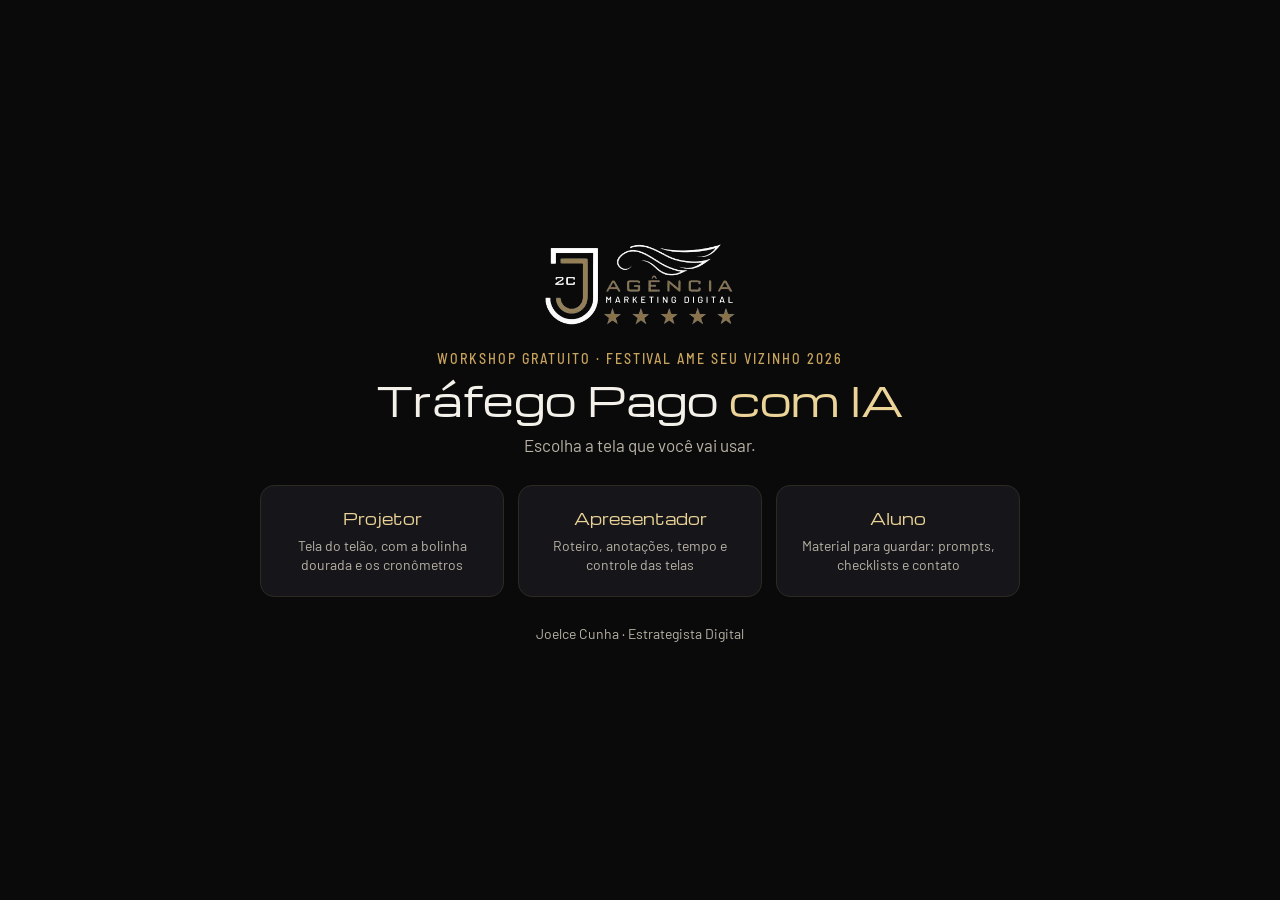
<file: index.html>
<!doctype html>
<html lang="pt-BR">
<head>
<meta charset="utf-8">
<meta name="viewport" content="width=device-width, initial-scale=1">
<title>Workshop Tráfego Pago com IA · J2C Digital</title>
<meta name="robots" content="noindex">
<link rel="icon" type="image/png" sizes="32x32" href="img/favicon-32.png">
<link rel="apple-touch-icon" href="img/apple-touch-icon.png">
<link rel="stylesheet" href="css/base.css">
<style>
body{background:var(--bg);color:var(--ink);font-family:var(--f-body);min-height:100vh;display:flex;align-items:center;justify-content:center;padding:28px 18px}
.hub{width:100%;max-width:760px;text-align:center}
.hub img.logo{width:190px;height:auto;margin-bottom:22px}
.tag{font-family:var(--f-label);letter-spacing:.14em;text-transform:uppercase;color:var(--gold);font-size:14px;margin:0 0 10px}
h1{font-family:var(--f-display);font-size:clamp(24px,5vw,40px);line-height:1.15;margin:0 0 12px;font-weight:400}
h1 span{color:var(--gold-l)}
.sub{color:var(--ink-soft);margin:0 0 30px;font-size:17px}
.grid{display:grid;gap:14px;grid-template-columns:1fr}
@media(min-width:700px){.grid{grid-template-columns:1fr 1fr 1fr}}
.btn{display:block;text-decoration:none;color:var(--ink);background:var(--card);border:1px solid var(--line);border-radius:14px;padding:22px 16px;transition:.2s}
.btn:hover,.btn:focus-visible{border-color:var(--gold);transform:translateY(-2px);outline:none}
.btn b{display:block;font-family:var(--f-display);font-size:15px;color:var(--gold-l);margin-bottom:8px;font-weight:400}
.btn small{color:var(--ink-soft);font-size:14px;line-height:1.35;display:block}
.foot{margin-top:28px;color:var(--ink-soft);font-size:14px}
</style>
</head>
<body>
<main class="hub">
  <img class="logo" src="img/logo-j2c.png" alt="J2C Digital">
  <p class="tag">Workshop gratuito · Festival Ame Seu Vizinho 2026</p>
  <h1>Tráfego Pago <span>com IA</span></h1>
  <p class="sub">Escolha a tela que você vai usar.</p>
  <div class="grid">
    <a class="btn" href="projetor"><b>Projetor</b><small>Tela do telão, com a bolinha dourada e os cronômetros</small></a>
    <a class="btn" href="apresentador"><b>Apresentador</b><small>Roteiro, anotações, tempo e controle das telas</small></a>
    <a class="btn" href="aluno"><b>Aluno</b><small>Material para guardar: prompts, checklists e contato</small></a>
  </div>
  <p class="foot">Joelce Cunha · Estrategista Digital</p>
</main>
</body>
</html>
</file>
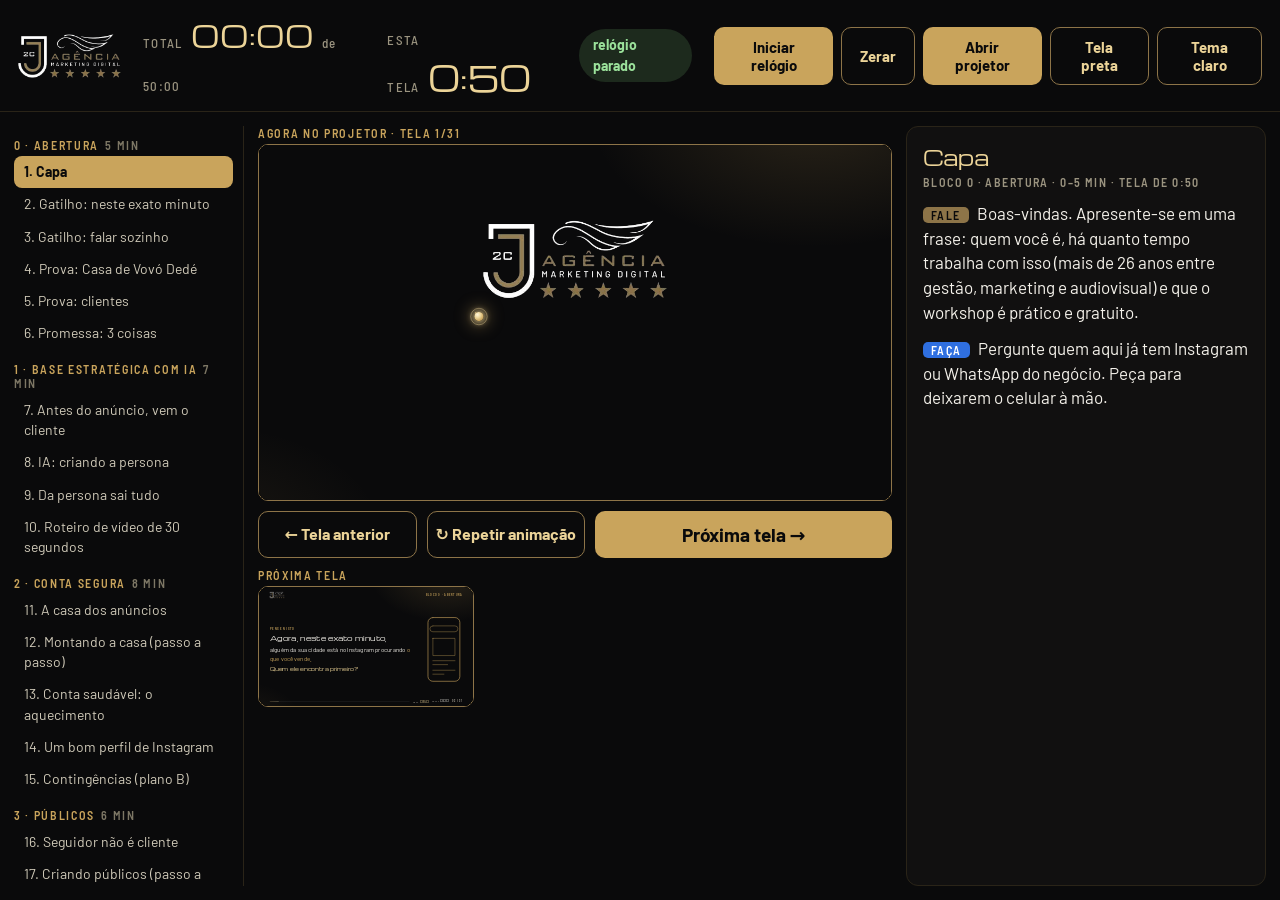
<file: apresentador.html>
<!doctype html>
<html lang="pt-BR">
<head>
<meta charset="utf-8">
<meta name="viewport" content="width=device-width, initial-scale=1">
<title>Apresentador · Workshop Tráfego Pago com IA · J2C Digital</title>
<meta name="robots" content="noindex">
<link rel="icon" type="image/png" sizes="32x32" href="img/favicon-32.png">
<link rel="stylesheet" href="css/base.css">
<link rel="stylesheet" href="css/apresentador.css">
</head>
<body class="ap">
<header class="top">
  <img src="img/logo-j2c.png" alt="J2C Digital">
  <div class="timer"><small>TOTAL</small><span id="clock">00:00</span><small>de 50:00</small></div>
  <div class="timer reg" id="regBox"><small>ESTA TELA</small><span id="reg">0:00</span></div>
  <div id="delay" class="delay">no horário</div>
  <div class="btns">
    <button id="bStart">Iniciar relógio</button>
    <button id="bReset" class="ghost">Zerar</button>
    <button id="bOpen">Abrir projetor</button>
    <button id="bBlank" class="ghost">Tela preta</button>
    <button id="bTheme" class="ghost">Tema claro</button>
  </div>
</header>
<main class="grid">
  <aside class="list" id="list"></aside>
  <section class="center">
    <div class="now"><div class="lbl">Agora no projetor <span id="cnt"></span></div><div class="frame"><iframe id="fNow" src="projetor.html?embed=1" title="Tela atual"></iframe></div></div>
    <div class="ctrl">
      <button id="bPrev" class="ghost">← Tela anterior</button>
      <button id="bReplay" class="ghost">↻ Repetir animação</button>
      <button id="bNext">Próxima tela →</button>
    </div>
    <div class="nxt"><div class="lbl">Próxima tela</div><div class="frame small"><iframe id="fNext" title="Próxima tela" tabindex="-1"></iframe></div></div>
  </section>
  <aside class="notes">
    <h2 id="nTitle"></h2>
    <div id="nBlock" class="blk"></div>
    <div id="nBody"></div>
  </aside>
</main>
<script src="js/qrcode.js"></script>
<script src="js/config.js"></script>
<script src="js/common.js"></script>
<script src="js/scenes.js"></script>
<script src="js/apresentador.js"></script>
</body>
</html>
</file>
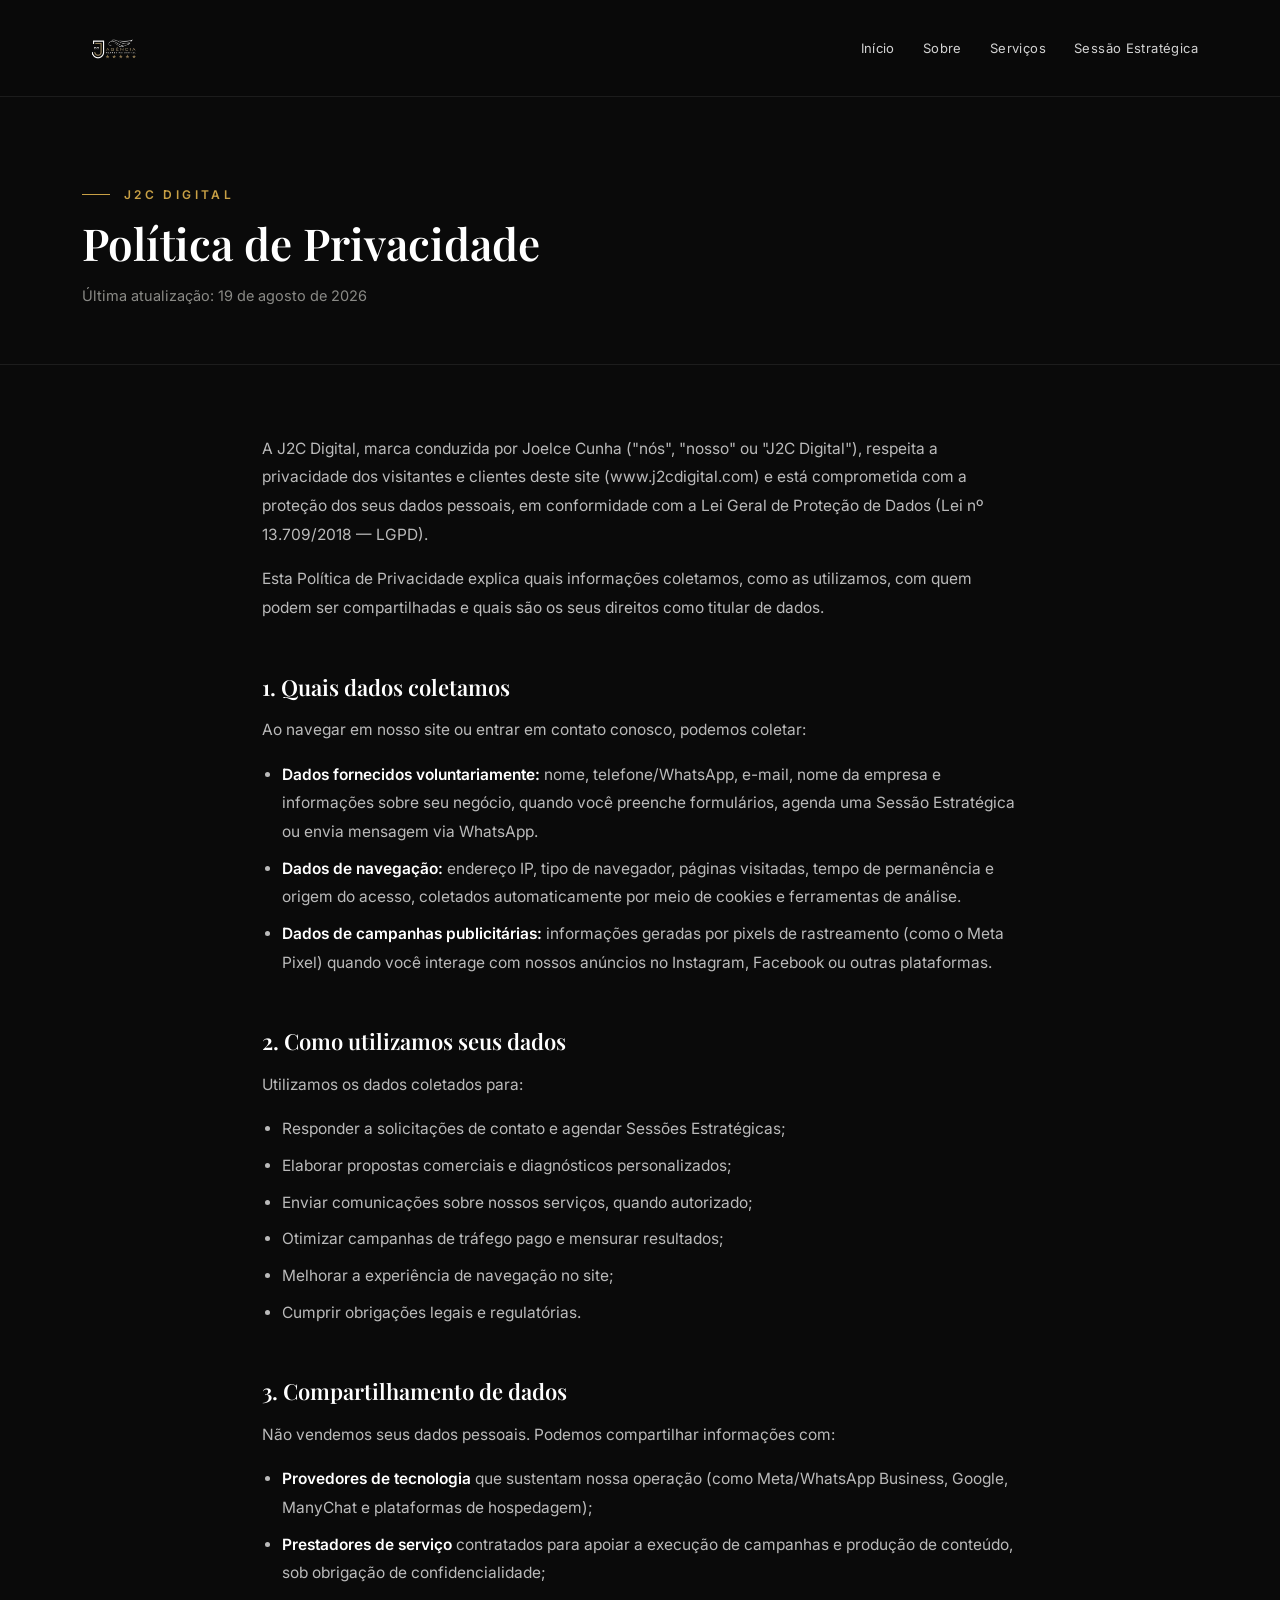
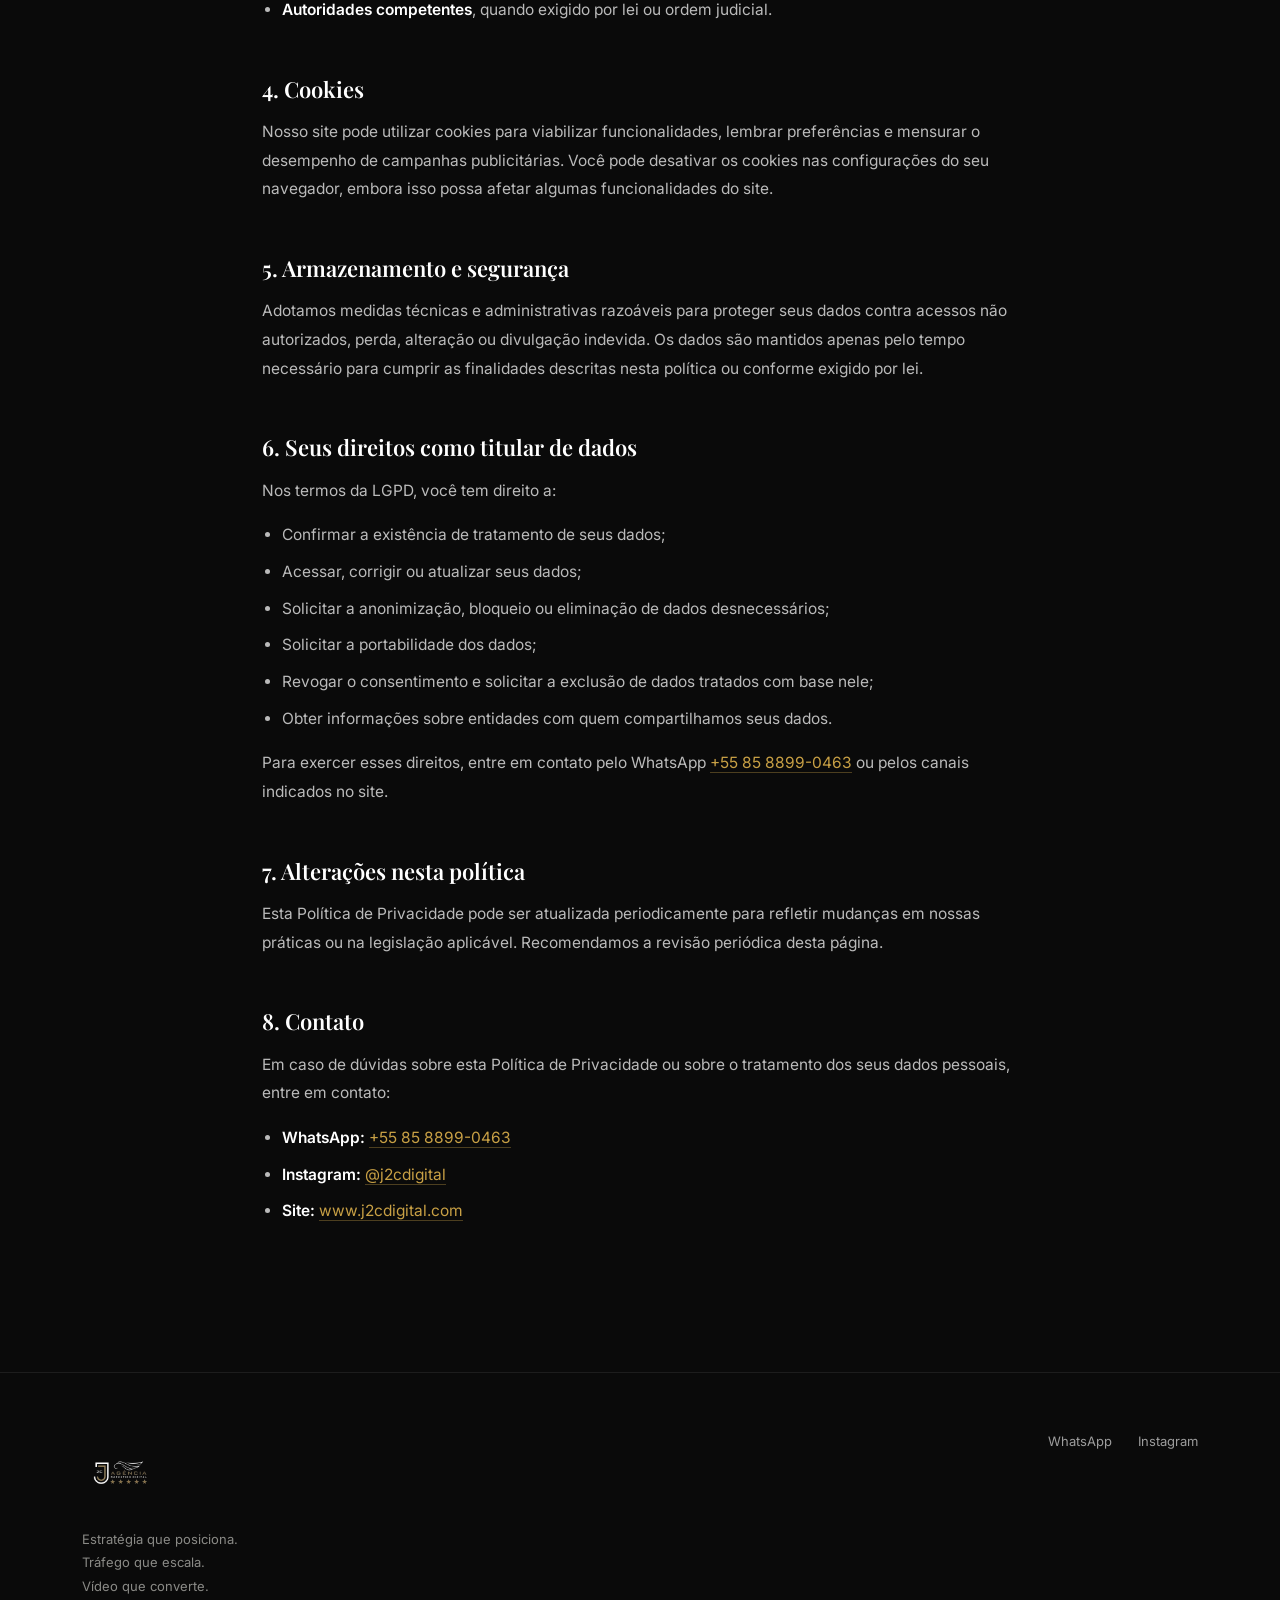
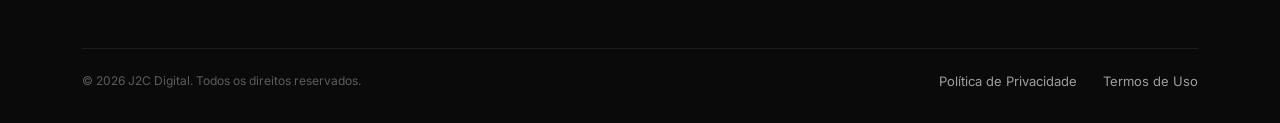
<file: politica-de-privacidade.html>
<!DOCTYPE html>
<html lang="pt-BR">
<head>
<meta charset="UTF-8">
<meta name="viewport" content="width=device-width, initial-scale=1.0">
<title>Política de Privacidade — J2C Digital</title>
<meta name="description" content="Política de Privacidade da J2C Digital — consultoria estratégica de Joelce Cunha.">
<link rel="preconnect" href="https://fonts.googleapis.com">
<link rel="preconnect" href="https://fonts.gstatic.com" crossorigin>
<link href="https://fonts.googleapis.com/css2?family=Playfair+Display:ital,wght@0,500;0,600;0,700;1,500&family=Inter:wght@300;400;500;600;700&display=swap" rel="stylesheet">
<style>
  :root{
    --black:#0a0a0a;
    --charcoal:#1c1c1c;
    --gold:#c8a045;
    --gold-soft:rgba(200,160,69,0.35);
    --white:#ffffff;
    --ivory:#f5f5f3;
    --grey:#8a8a86;
    --line:rgba(255,255,255,0.08);
    --serif:'Playfair Display', serif;
    --sans:'Inter', sans-serif;
  }
  *{margin:0;padding:0;box-sizing:border-box;}
  html{scroll-behavior:smooth;}
  body{
    font-family:var(--sans);
    background:var(--black);
    color:var(--white);
    overflow-x:hidden;
    -webkit-font-smoothing:antialiased;
  }
  img{max-width:100%;display:block;}
  a{color:inherit;text-decoration:none;}
  .container{max-width:1180px;margin:0 auto;padding:0 32px;}
  .eyebrow{
    font-size:12px;letter-spacing:0.28em;text-transform:uppercase;color:var(--gold);
    font-weight:600;display:flex;align-items:center;gap:14px;
  }
  .eyebrow::before{content:"";width:28px;height:1px;background:var(--gold);}
  h1,h2,h3{font-family:var(--serif);font-weight:600;line-height:1.15;}
  .rule{width:64px;height:1px;background:var(--gold);margin-top:22px;}
  .btn{
    display:inline-flex;align-items:center;justify-content:center;gap:10px;
    padding:16px 34px;font-size:14px;letter-spacing:0.04em;font-weight:600;
    border-radius:2px;cursor:pointer;border:1px solid transparent;
    transition:all .35s ease;white-space:nowrap;
  }
  .btn-ghost{border-color:rgba(255,255,255,0.35);color:var(--white);}
  .btn-ghost:hover{border-color:var(--gold);color:var(--gold);}

  header{
    position:sticky;top:0;left:0;right:0;z-index:100;
    background:rgba(10,10,10,0.92);backdrop-filter:blur(10px);
    border-bottom:1px solid var(--line);padding:16px 0;
  }
  header .container{display:flex;align-items:center;justify-content:space-between;}
  .logo-mark{height:64px;}
  nav{display:flex;align-items:center;gap:28px;}
  nav a{font-size:13px;letter-spacing:0.03em;color:rgba(255,255,255,0.82);transition:color .25s;}
  nav a:hover{color:var(--gold);}

  .legal-hero{padding:90px 0 60px;border-bottom:1px solid var(--line);}
  .legal-hero h1{font-size:clamp(28px,4vw,44px);margin-top:16px;}
  .legal-hero p{margin-top:18px;color:var(--grey);font-size:14.5px;}

  .legal-content{padding:70px 0 130px;}
  .legal-content .container{max-width:820px;}
  .legal-content h2{
    font-size:22px;margin-top:52px;margin-bottom:16px;color:var(--white);
  }
  .legal-content h2:first-child{margin-top:0;}
  .legal-content p{
    font-size:15.5px;line-height:1.85;color:rgba(255,255,255,0.72);margin-bottom:16px;
  }
  .legal-content ul{margin:0 0 16px 20px;}
  .legal-content li{
    font-size:15.5px;line-height:1.85;color:rgba(255,255,255,0.72);margin-bottom:8px;
  }
  .legal-content a{color:var(--gold);border-bottom:1px solid var(--gold-soft);}
  .legal-content a:hover{border-color:var(--gold);}
  .legal-content strong{color:var(--white);font-weight:600;}

  footer{background:var(--black);border-top:1px solid var(--line);padding:60px 0 34px;}
  .footer-grid{display:flex;justify-content:space-between;align-items:flex-start;flex-wrap:wrap;gap:40px;}
  .footer-logo{height:77px;margin-bottom:18px;}
  footer .fcol p{font-size:13px;color:var(--grey);line-height:1.8;}
  .flinks{display:flex;gap:26px;flex-wrap:wrap;}
  .flinks a{font-size:13px;color:rgba(255,255,255,0.6);transition:color .25s;}
  .flinks a:hover{color:var(--gold);}
  .foot-bottom{margin-top:50px;padding-top:24px;border-top:1px solid var(--line);
    display:flex;justify-content:space-between;flex-wrap:wrap;gap:14px;font-size:12px;color:#5c5c58;}

  @media(max-width:700px){
    nav{gap:16px;flex-wrap:wrap;justify-content:flex-end;}
    nav a{font-size:12px;}
  }
</style>
</head>
<body>

<header>
  <div class="container">
    <a href="index.html"><img src="logo.png" alt="J2C Digital" class="logo-mark"></a>
    <nav>
      <a href="index.html">Início</a>
      <a href="index.html#sobre">Sobre</a>
      <a href="index.html#servicos">Serviços</a>
      <a href="index.html#sessao">Sessão Estratégica</a>
    </nav>
  </div>
</header>

<section class="legal-hero">
  <div class="container">
    <div class="eyebrow">J2C Digital</div>
    <h1>Política de Privacidade</h1>
    <p>Última atualização: 19 de agosto de 2026</p>
  </div>
</section>

<section class="legal-content">
  <div class="container">
    <p>A J2C Digital, marca conduzida por Joelce Cunha ("nós", "nosso" ou "J2C Digital"), respeita a privacidade dos visitantes e clientes deste site (www.j2cdigital.com) e está comprometida com a proteção dos seus dados pessoais, em conformidade com a Lei Geral de Proteção de Dados (Lei nº 13.709/2018 — LGPD).</p>
    <p>Esta Política de Privacidade explica quais informações coletamos, como as utilizamos, com quem podem ser compartilhadas e quais são os seus direitos como titular de dados.</p>

    <h2>1. Quais dados coletamos</h2>
    <p>Ao navegar em nosso site ou entrar em contato conosco, podemos coletar:</p>
    <ul>
      <li><strong>Dados fornecidos voluntariamente:</strong> nome, telefone/WhatsApp, e-mail, nome da empresa e informações sobre seu negócio, quando você preenche formulários, agenda uma Sessão Estratégica ou envia mensagem via WhatsApp.</li>
      <li><strong>Dados de navegação:</strong> endereço IP, tipo de navegador, páginas visitadas, tempo de permanência e origem do acesso, coletados automaticamente por meio de cookies e ferramentas de análise.</li>
      <li><strong>Dados de campanhas publicitárias:</strong> informações geradas por pixels de rastreamento (como o Meta Pixel) quando você interage com nossos anúncios no Instagram, Facebook ou outras plataformas.</li>
    </ul>

    <h2>2. Como utilizamos seus dados</h2>
    <p>Utilizamos os dados coletados para:</p>
    <ul>
      <li>Responder a solicitações de contato e agendar Sessões Estratégicas;</li>
      <li>Elaborar propostas comerciais e diagnósticos personalizados;</li>
      <li>Enviar comunicações sobre nossos serviços, quando autorizado;</li>
      <li>Otimizar campanhas de tráfego pago e mensurar resultados;</li>
      <li>Melhorar a experiência de navegação no site;</li>
      <li>Cumprir obrigações legais e regulatórias.</li>
    </ul>

    <h2>3. Compartilhamento de dados</h2>
    <p>Não vendemos seus dados pessoais. Podemos compartilhar informações com:</p>
    <ul>
      <li><strong>Provedores de tecnologia</strong> que sustentam nossa operação (como Meta/WhatsApp Business, Google, ManyChat e plataformas de hospedagem);</li>
      <li><strong>Prestadores de serviço</strong> contratados para apoiar a execução de campanhas e produção de conteúdo, sob obrigação de confidencialidade;</li>
      <li><strong>Autoridades competentes</strong>, quando exigido por lei ou ordem judicial.</li>
    </ul>

    <h2>4. Cookies</h2>
    <p>Nosso site pode utilizar cookies para viabilizar funcionalidades, lembrar preferências e mensurar o desempenho de campanhas publicitárias. Você pode desativar os cookies nas configurações do seu navegador, embora isso possa afetar algumas funcionalidades do site.</p>

    <h2>5. Armazenamento e segurança</h2>
    <p>Adotamos medidas técnicas e administrativas razoáveis para proteger seus dados contra acessos não autorizados, perda, alteração ou divulgação indevida. Os dados são mantidos apenas pelo tempo necessário para cumprir as finalidades descritas nesta política ou conforme exigido por lei.</p>

    <h2>6. Seus direitos como titular de dados</h2>
    <p>Nos termos da LGPD, você tem direito a:</p>
    <ul>
      <li>Confirmar a existência de tratamento de seus dados;</li>
      <li>Acessar, corrigir ou atualizar seus dados;</li>
      <li>Solicitar a anonimização, bloqueio ou eliminação de dados desnecessários;</li>
      <li>Solicitar a portabilidade dos dados;</li>
      <li>Revogar o consentimento e solicitar a exclusão de dados tratados com base nele;</li>
      <li>Obter informações sobre entidades com quem compartilhamos seus dados.</li>
    </ul>
    <p>Para exercer esses direitos, entre em contato pelo WhatsApp <a href="https://wa.me/558588990463" target="_blank">+55 85 8899-0463</a> ou pelos canais indicados no site.</p>

    <h2>7. Alterações nesta política</h2>
    <p>Esta Política de Privacidade pode ser atualizada periodicamente para refletir mudanças em nossas práticas ou na legislação aplicável. Recomendamos a revisão periódica desta página.</p>

    <h2>8. Contato</h2>
    <p>Em caso de dúvidas sobre esta Política de Privacidade ou sobre o tratamento dos seus dados pessoais, entre em contato:</p>
    <ul>
      <li><strong>WhatsApp:</strong> <a href="https://wa.me/558588990463" target="_blank">+55 85 8899-0463</a></li>
      <li><strong>Instagram:</strong> <a href="https://www.instagram.com/j2cdigital/" target="_blank">@j2cdigital</a></li>
      <li><strong>Site:</strong> <a href="https://www.j2cdigital.com">www.j2cdigital.com</a></li>
    </ul>
  </div>
</section>

<footer>
  <div class="container">
    <div class="footer-grid">
      <div class="fcol">
        <img src="logo.png" alt="J2C Digital" class="footer-logo">
        <p>Estratégia que posiciona.<br>Tráfego que escala.<br>Vídeo que converte.</p>
      </div>
      <div class="fcol flinks">
        <a href="https://wa.me/558588990463" target="_blank">WhatsApp</a>
        <a href="https://www.instagram.com/j2cdigital/" target="_blank">Instagram</a>
      </div>
    </div>
    <div class="foot-bottom">
      <span>© 2026 J2C Digital. Todos os direitos reservados.</span>
      <div class="flinks">
        <a href="politica-de-privacidade.html">Política de Privacidade</a>
        <a href="termos-de-uso.html">Termos de Uso</a>
      </div>
    </div>
  </div>
</footer>

</body>
</html>
</file>
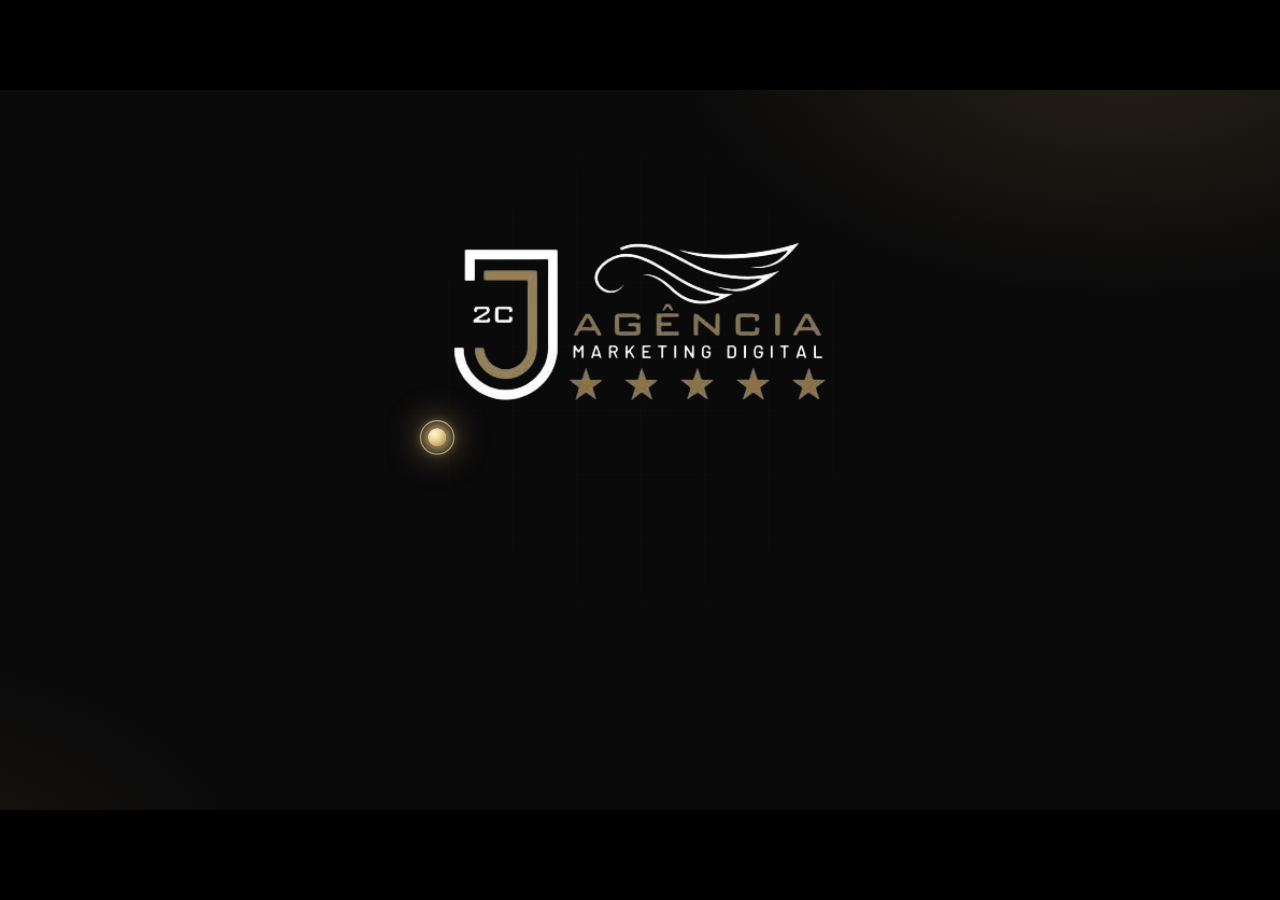
<file: projetor.html>
<!doctype html>
<html lang="pt-BR">
<head>
<meta charset="utf-8">
<meta name="viewport" content="width=device-width, initial-scale=1">
<title>Projetor · Workshop Tráfego Pago com IA · J2C Digital</title>
<meta name="robots" content="noindex">
<link rel="icon" type="image/png" sizes="32x32" href="img/favicon-32.png">
<link rel="stylesheet" href="css/base.css">
<link rel="stylesheet" href="css/projetor.css">
</head>
<body class="proj">
<div id="stage">
  <div class="bg"></div>
  <header class="hud"><img class="hud-logo" src="img/logo-j2c.png" alt="J2C Digital"><div id="hudBlock"></div></header>
  <main id="scene"></main>
  <div id="rings"></div>
  <div id="dot"><i></i></div>
  <footer class="hud-b"><div class="bar"><b id="barFill"></b></div><div class="clk"><span class="reg"><i>TELA</i><b id="clkScene">0:00</b></span><span class="tot"><i>TOTAL</i><b id="clkTotal">0:00</b></span></div><span id="counter"></span></footer>
  <div id="blank"></div>
</div>
<div id="help">
  <b>Atalhos</b><br>
  → ou Espaço: próxima tela (a bolinha monta sozinha; toque de novo para completar) · ←: voltar<br>
  F: tela cheia · B: tela preta · T: tema claro/escuro<br>R: repetir a animação · C: esconder cronômetros · A: sem animações<br>
  Clique: avançar · Botão direito: voltar
</div>
<div id="toast"></div>
<script src="js/qrcode.js"></script>
<script src="js/config.js"></script>
<script src="js/common.js"></script>
<script src="js/scenes.js"></script>
<script src="js/stage.js"></script>
</body>
</html>
</file>
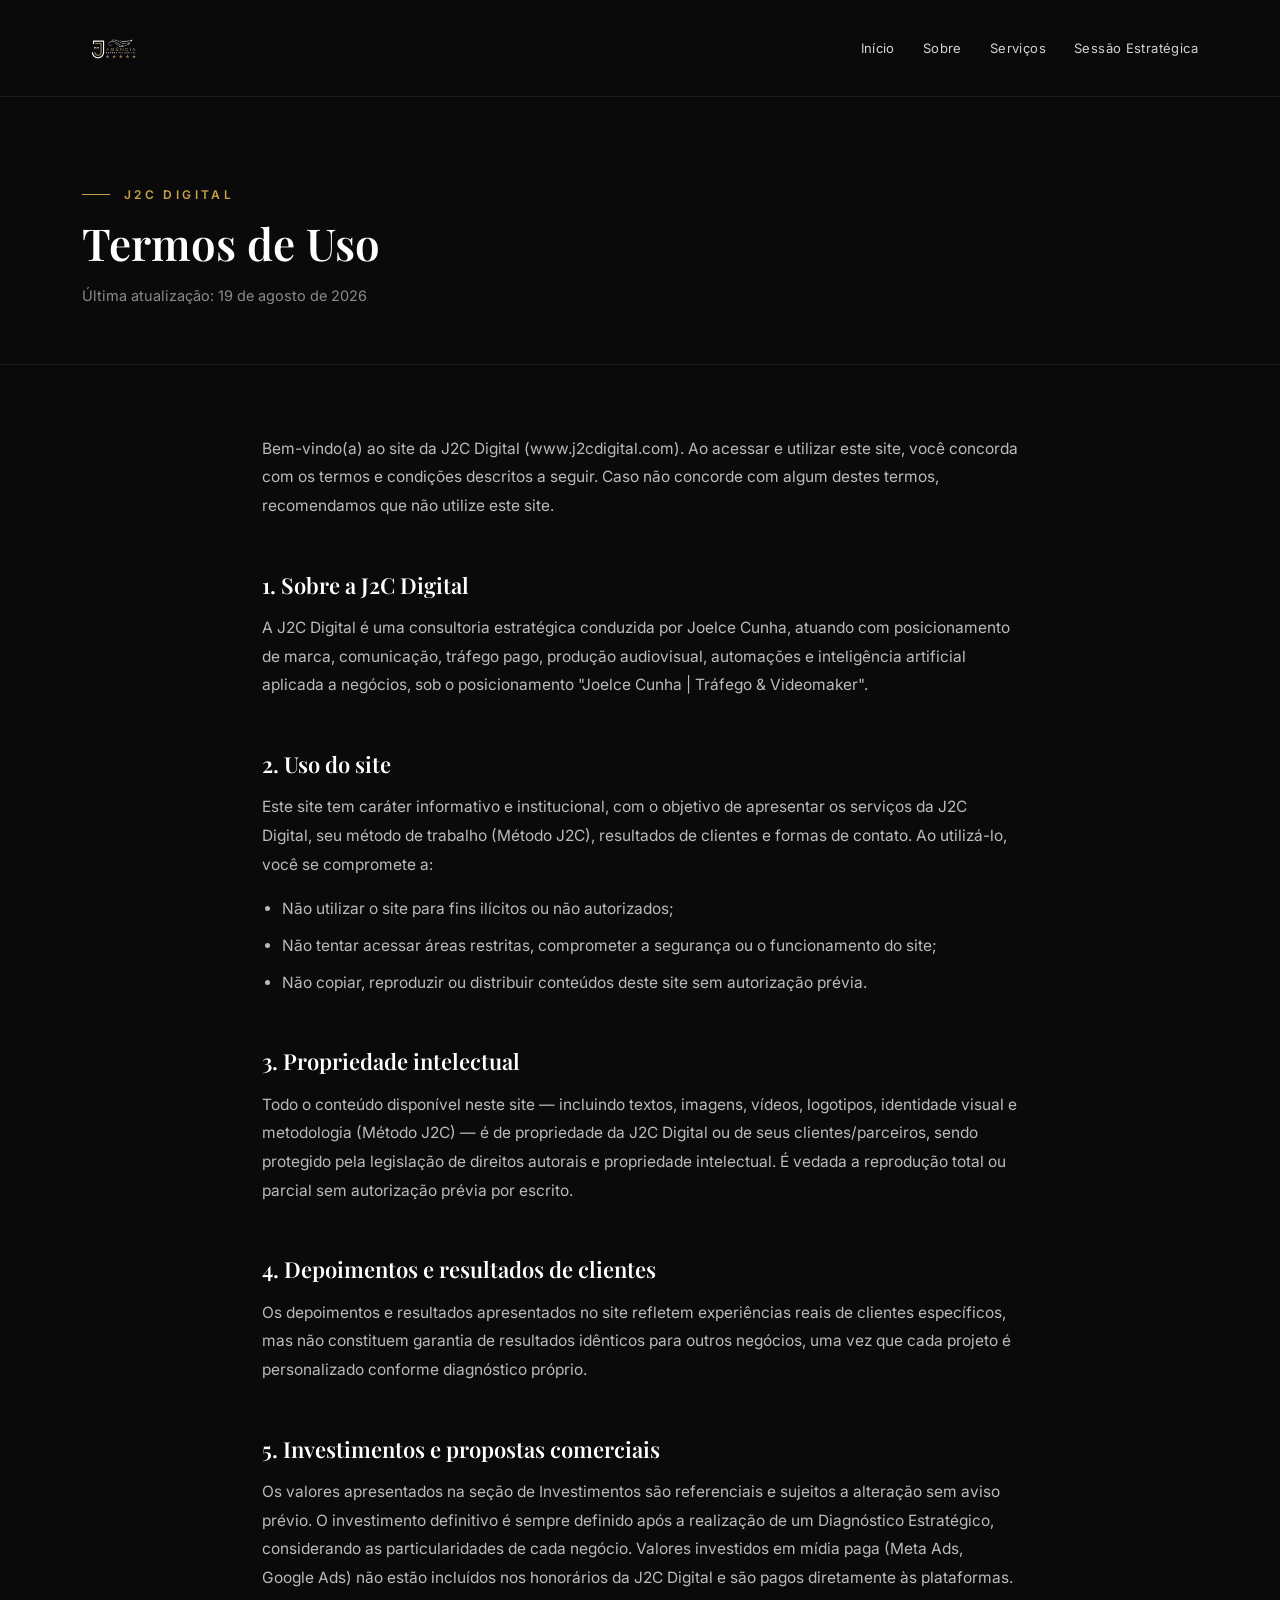
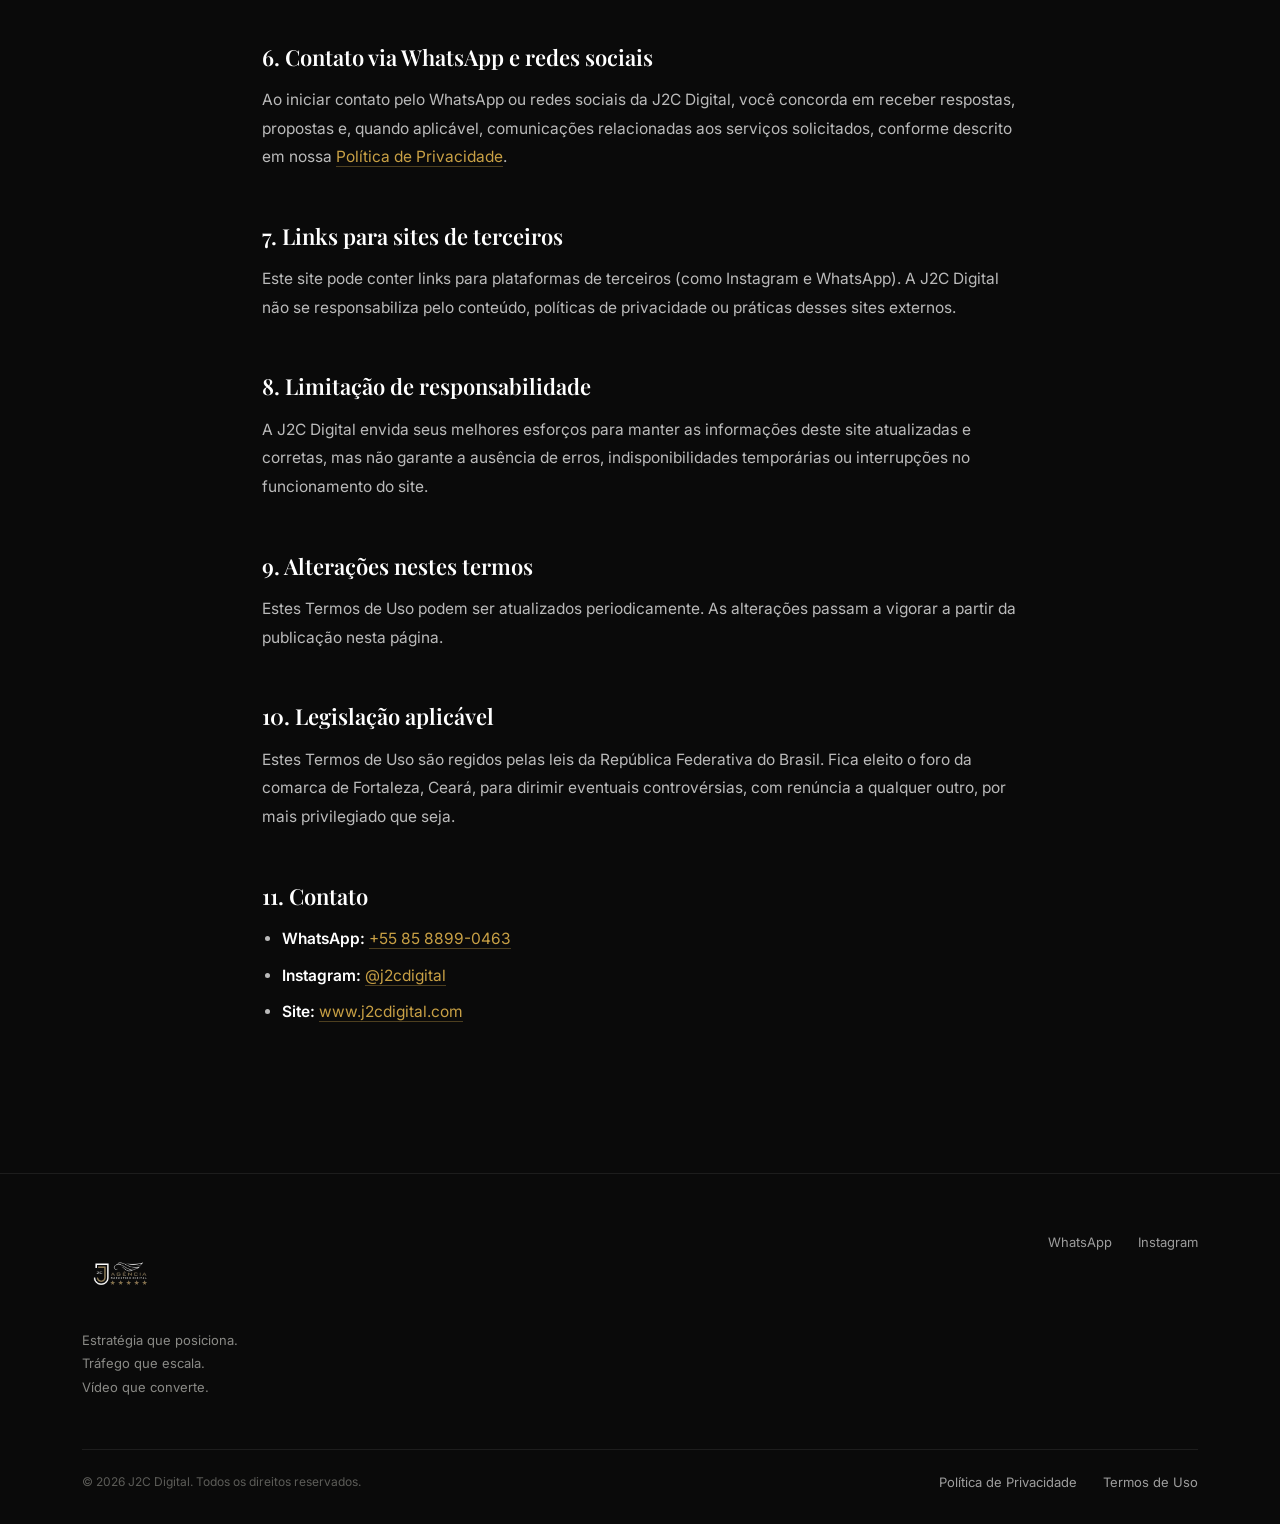
<file: termos-de-uso.html>
<!DOCTYPE html>
<html lang="pt-BR">
<head>
<meta charset="UTF-8">
<meta name="viewport" content="width=device-width, initial-scale=1.0">
<title>Termos de Uso — J2C Digital</title>
<meta name="description" content="Termos de Uso da J2C Digital — consultoria estratégica de Joelce Cunha.">
<link rel="preconnect" href="https://fonts.googleapis.com">
<link rel="preconnect" href="https://fonts.gstatic.com" crossorigin>
<link href="https://fonts.googleapis.com/css2?family=Playfair+Display:ital,wght@0,500;0,600;0,700;1,500&family=Inter:wght@300;400;500;600;700&display=swap" rel="stylesheet">
<style>
  :root{
    --black:#0a0a0a;
    --charcoal:#1c1c1c;
    --gold:#c8a045;
    --gold-soft:rgba(200,160,69,0.35);
    --white:#ffffff;
    --ivory:#f5f5f3;
    --grey:#8a8a86;
    --line:rgba(255,255,255,0.08);
    --serif:'Playfair Display', serif;
    --sans:'Inter', sans-serif;
  }
  *{margin:0;padding:0;box-sizing:border-box;}
  html{scroll-behavior:smooth;}
  body{
    font-family:var(--sans);
    background:var(--black);
    color:var(--white);
    overflow-x:hidden;
    -webkit-font-smoothing:antialiased;
  }
  img{max-width:100%;display:block;}
  a{color:inherit;text-decoration:none;}
  .container{max-width:1180px;margin:0 auto;padding:0 32px;}
  .eyebrow{
    font-size:12px;letter-spacing:0.28em;text-transform:uppercase;color:var(--gold);
    font-weight:600;display:flex;align-items:center;gap:14px;
  }
  .eyebrow::before{content:"";width:28px;height:1px;background:var(--gold);}
  h1,h2,h3{font-family:var(--serif);font-weight:600;line-height:1.15;}

  header{
    position:sticky;top:0;left:0;right:0;z-index:100;
    background:rgba(10,10,10,0.92);backdrop-filter:blur(10px);
    border-bottom:1px solid var(--line);padding:16px 0;
  }
  header .container{display:flex;align-items:center;justify-content:space-between;}
  .logo-mark{height:64px;}
  nav{display:flex;align-items:center;gap:28px;}
  nav a{font-size:13px;letter-spacing:0.03em;color:rgba(255,255,255,0.82);transition:color .25s;}
  nav a:hover{color:var(--gold);}

  .legal-hero{padding:90px 0 60px;border-bottom:1px solid var(--line);}
  .legal-hero h1{font-size:clamp(28px,4vw,44px);margin-top:16px;}
  .legal-hero p{margin-top:18px;color:var(--grey);font-size:14.5px;}

  .legal-content{padding:70px 0 130px;}
  .legal-content .container{max-width:820px;}
  .legal-content h2{
    font-size:22px;margin-top:52px;margin-bottom:16px;color:var(--white);
  }
  .legal-content h2:first-child{margin-top:0;}
  .legal-content p{
    font-size:15.5px;line-height:1.85;color:rgba(255,255,255,0.72);margin-bottom:16px;
  }
  .legal-content ul{margin:0 0 16px 20px;}
  .legal-content li{
    font-size:15.5px;line-height:1.85;color:rgba(255,255,255,0.72);margin-bottom:8px;
  }
  .legal-content a{color:var(--gold);border-bottom:1px solid var(--gold-soft);}
  .legal-content a:hover{border-color:var(--gold);}
  .legal-content strong{color:var(--white);font-weight:600;}

  footer{background:var(--black);border-top:1px solid var(--line);padding:60px 0 34px;}
  .footer-grid{display:flex;justify-content:space-between;align-items:flex-start;flex-wrap:wrap;gap:40px;}
  .footer-logo{height:77px;margin-bottom:18px;}
  footer .fcol p{font-size:13px;color:var(--grey);line-height:1.8;}
  .flinks{display:flex;gap:26px;flex-wrap:wrap;}
  .flinks a{font-size:13px;color:rgba(255,255,255,0.6);transition:color .25s;}
  .flinks a:hover{color:var(--gold);}
  .foot-bottom{margin-top:50px;padding-top:24px;border-top:1px solid var(--line);
    display:flex;justify-content:space-between;flex-wrap:wrap;gap:14px;font-size:12px;color:#5c5c58;}

  @media(max-width:700px){
    nav{gap:16px;flex-wrap:wrap;justify-content:flex-end;}
    nav a{font-size:12px;}
  }
</style>
</head>
<body>

<header>
  <div class="container">
    <a href="index.html"><img src="logo.png" alt="J2C Digital" class="logo-mark"></a>
    <nav>
      <a href="index.html">Início</a>
      <a href="index.html#sobre">Sobre</a>
      <a href="index.html#servicos">Serviços</a>
      <a href="index.html#sessao">Sessão Estratégica</a>
    </nav>
  </div>
</header>

<section class="legal-hero">
  <div class="container">
    <div class="eyebrow">J2C Digital</div>
    <h1>Termos de Uso</h1>
    <p>Última atualização: 19 de agosto de 2026</p>
  </div>
</section>

<section class="legal-content">
  <div class="container">
    <p>Bem-vindo(a) ao site da J2C Digital (www.j2cdigital.com). Ao acessar e utilizar este site, você concorda com os termos e condições descritos a seguir. Caso não concorde com algum destes termos, recomendamos que não utilize este site.</p>

    <h2>1. Sobre a J2C Digital</h2>
    <p>A J2C Digital é uma consultoria estratégica conduzida por Joelce Cunha, atuando com posicionamento de marca, comunicação, tráfego pago, produção audiovisual, automações e inteligência artificial aplicada a negócios, sob o posicionamento "Joelce Cunha | Tráfego & Videomaker".</p>

    <h2>2. Uso do site</h2>
    <p>Este site tem caráter informativo e institucional, com o objetivo de apresentar os serviços da J2C Digital, seu método de trabalho (Método J2C), resultados de clientes e formas de contato. Ao utilizá-lo, você se compromete a:</p>
    <ul>
      <li>Não utilizar o site para fins ilícitos ou não autorizados;</li>
      <li>Não tentar acessar áreas restritas, comprometer a segurança ou o funcionamento do site;</li>
      <li>Não copiar, reproduzir ou distribuir conteúdos deste site sem autorização prévia.</li>
    </ul>

    <h2>3. Propriedade intelectual</h2>
    <p>Todo o conteúdo disponível neste site — incluindo textos, imagens, vídeos, logotipos, identidade visual e metodologia (Método J2C) — é de propriedade da J2C Digital ou de seus clientes/parceiros, sendo protegido pela legislação de direitos autorais e propriedade intelectual. É vedada a reprodução total ou parcial sem autorização prévia por escrito.</p>

    <h2>4. Depoimentos e resultados de clientes</h2>
    <p>Os depoimentos e resultados apresentados no site refletem experiências reais de clientes específicos, mas não constituem garantia de resultados idênticos para outros negócios, uma vez que cada projeto é personalizado conforme diagnóstico próprio.</p>

    <h2>5. Investimentos e propostas comerciais</h2>
    <p>Os valores apresentados na seção de Investimentos são referenciais e sujeitos a alteração sem aviso prévio. O investimento definitivo é sempre definido após a realização de um Diagnóstico Estratégico, considerando as particularidades de cada negócio. Valores investidos em mídia paga (Meta Ads, Google Ads) não estão incluídos nos honorários da J2C Digital e são pagos diretamente às plataformas.</p>

    <h2>6. Contato via WhatsApp e redes sociais</h2>
    <p>Ao iniciar contato pelo WhatsApp ou redes sociais da J2C Digital, você concorda em receber respostas, propostas e, quando aplicável, comunicações relacionadas aos serviços solicitados, conforme descrito em nossa <a href="politica-de-privacidade.html">Política de Privacidade</a>.</p>

    <h2>7. Links para sites de terceiros</h2>
    <p>Este site pode conter links para plataformas de terceiros (como Instagram e WhatsApp). A J2C Digital não se responsabiliza pelo conteúdo, políticas de privacidade ou práticas desses sites externos.</p>

    <h2>8. Limitação de responsabilidade</h2>
    <p>A J2C Digital envida seus melhores esforços para manter as informações deste site atualizadas e corretas, mas não garante a ausência de erros, indisponibilidades temporárias ou interrupções no funcionamento do site.</p>

    <h2>9. Alterações nestes termos</h2>
    <p>Estes Termos de Uso podem ser atualizados periodicamente. As alterações passam a vigorar a partir da publicação nesta página.</p>

    <h2>10. Legislação aplicável</h2>
    <p>Estes Termos de Uso são regidos pelas leis da República Federativa do Brasil. Fica eleito o foro da comarca de Fortaleza, Ceará, para dirimir eventuais controvérsias, com renúncia a qualquer outro, por mais privilegiado que seja.</p>

    <h2>11. Contato</h2>
    <ul>
      <li><strong>WhatsApp:</strong> <a href="https://wa.me/558588990463" target="_blank">+55 85 8899-0463</a></li>
      <li><strong>Instagram:</strong> <a href="https://www.instagram.com/j2cdigital/" target="_blank">@j2cdigital</a></li>
      <li><strong>Site:</strong> <a href="https://www.j2cdigital.com">www.j2cdigital.com</a></li>
    </ul>
  </div>
</section>

<footer>
  <div class="container">
    <div class="footer-grid">
      <div class="fcol">
        <img src="logo.png" alt="J2C Digital" class="footer-logo">
        <p>Estratégia que posiciona.<br>Tráfego que escala.<br>Vídeo que converte.</p>
      </div>
      <div class="fcol flinks">
        <a href="https://wa.me/558588990463" target="_blank">WhatsApp</a>
        <a href="https://www.instagram.com/j2cdigital/" target="_blank">Instagram</a>
      </div>
    </div>
    <div class="foot-bottom">
      <span>© 2026 J2C Digital. Todos os direitos reservados.</span>
      <div class="flinks">
        <a href="politica-de-privacidade.html">Política de Privacidade</a>
        <a href="termos-de-uso.html">Termos de Uso</a>
      </div>
    </div>
  </div>
</footer>

</body>
</html>
</file>
<file: css/base.css>
/* Base compartilhada: fontes locais (funcionam sem internet), cores e reset. */
@font-face { font-family: 'Michroma'; src: url('../fonts/michroma-latin-400-normal.woff2') format('woff2'); font-weight: 400; font-display: swap; }
@font-face { font-family: 'Barlow'; src: url('../fonts/barlow-latin-400-normal.woff2') format('woff2'); font-weight: 400; font-display: swap; }
@font-face { font-family: 'Barlow'; src: url('../fonts/barlow-latin-600-normal.woff2') format('woff2'); font-weight: 600; font-display: swap; }
@font-face { font-family: 'Barlow'; src: url('../fonts/barlow-latin-700-normal.woff2') format('woff2'); font-weight: 700; font-display: swap; }
@font-face { font-family: 'Barlow Semi Condensed'; src: url('../fonts/barlow-semi-condensed-latin-500-normal.woff2') format('woff2'); font-weight: 500; font-display: swap; }
@font-face { font-family: 'Barlow Semi Condensed'; src: url('../fonts/barlow-semi-condensed-latin-600-normal.woff2') format('woff2'); font-weight: 600; font-display: swap; }

:root {
  --bg: #0a0a0b;
  --bg2: #121215;
  --card: #16161a;
  --line: #2d2a22;
  --gold: #c9a45c;       /* dourado para textos e detalhes */
  --gold-d: #8d7448;     /* dourado da logo */
  --gold-l: #ecd498;     /* dourado claro / brilho */
  --ink: #f4f1ea;
  --ink-soft: #b9b3a6;
  --ok: #7fd1a0;
  --warn: #e7b05a;
  --bad: #e2766b;
  --f-display: 'Michroma', 'Eurostile', 'Arial Black', sans-serif;
  --f-body: 'Barlow', 'Segoe UI', system-ui, sans-serif;
  --f-label: 'Barlow Semi Condensed', 'Barlow', sans-serif;
}
* { box-sizing: border-box; }
[hidden] { display: none !important; }
html, body { margin: 0; }
img { max-width: 100%; }
</file>
<file: css/apresentador.css>
*{box-sizing:border-box}
body.ap{margin:0;background:#0a0a0b;color:var(--ink);font:500 16px/1.45 var(--f-body);height:100vh;display:flex;flex-direction:column;overflow:hidden}
.top{display:flex;align-items:center;gap:22px;padding:10px 18px;border-bottom:1px solid #2a2418}
.top img{height:44px}
.timer{font:400 30px var(--f-display);color:var(--gold-l)}
.timer small{font:500 13px var(--f-label);color:#9b9480;margin-left:8px;letter-spacing:.1em}
.delay{padding:6px 14px;border-radius:99px;background:#1d2a1d;color:#9be29b;font-weight:700;font-size:14px}
.delay.late{background:#3a1d1d;color:#ff9b9b}.delay.early{background:#1d2535;color:#9bc2ff}
.btns{margin-left:auto;display:flex;gap:8px}
button{font:700 15px var(--f-body);background:var(--gold);color:#0a0a0b;border:0;border-radius:10px;padding:10px 18px;cursor:pointer}
button.ghost{background:transparent;color:var(--gold-l);border:1px solid var(--gold-d)}
button:hover{filter:brightness(1.1)}
.grid{flex:1;display:grid;grid-template-columns:230px 1fr 360px;gap:14px;padding:14px;min-height:0}
.list{overflow:auto;border-right:1px solid #2a2418;padding-right:10px}
.list .b{font:600 12px var(--f-label);letter-spacing:.14em;text-transform:uppercase;color:var(--gold);margin:12px 0 4px}
.list .b i{font-style:normal;color:#7d7765;margin-left:6px}
.list a{display:block;padding:6px 10px;border-radius:8px;cursor:pointer;font-size:14px;color:#cfc9b8}
.list a:hover{background:#17140d}.list a.on{background:var(--gold);color:#0a0a0b;font-weight:700}
.center{display:flex;flex-direction:column;gap:10px;min-height:0}
.lbl{font:600 12px var(--f-label);letter-spacing:.14em;text-transform:uppercase;color:var(--gold);margin-bottom:4px}
.frame{position:relative;width:100%;aspect-ratio:16/9;border:1px solid var(--gold-d);border-radius:10px;overflow:hidden;background:#000}
.frame iframe{position:absolute;left:0;top:0;width:1920px;height:1080px;border:0;transform-origin:0 0;pointer-events:none}
.now{flex:none}.nxt{width:34%;min-width:200px}
.ctrl{display:flex;gap:10px}.ctrl button{flex:1;font-size:18px;padding:14px}
.notes{overflow:auto;background:#111010;border:1px solid #2a2418;border-radius:12px;padding:16px}
.notes h2{margin:0 0 4px;font:400 20px var(--f-display);color:var(--gold-l)}
.blk{font:600 12px var(--f-label);letter-spacing:.12em;color:#9b9480;margin-bottom:12px;text-transform:uppercase}
.notes p{margin:0 0 12px;font-size:17px}
.notes b{display:inline-block;font:700 12px var(--f-label);letter-spacing:.12em;background:var(--gold-d);color:#0a0a0b;border-radius:5px;padding:1px 8px;margin-right:8px}
.notes p.FAÇA b{background:#2f6fe0;color:#fff}.notes p.DICA b{background:#444;color:#eee}.notes p.CONFIRA b{background:#a33;color:#fff}
@media(max-width:1100px){.grid{grid-template-columns:1fr;overflow:auto}.list{display:none}}

.timer.reg{color:var(--gold-l)}.timer.reg #reg{font-size:34px}.timer.reg.late #reg{color:#ff8b8b}
.timer small{margin:0 8px 0 0}.timer span+small{margin:0 0 0 8px}
.ctrl button{font-size:16px;padding:12px 8px}.ctrl #bNext{flex:2;font-size:19px}
</file>
<file: css/projetor.css>
/* Tela do projetor: palco fixo 1920x1080, escalado para qualquer tela. */
html, body { height: 100%; background: #000; overflow: hidden; }
body.proj { font-family: var(--f-body); color: var(--ink); -webkit-font-smoothing: antialiased; cursor: default; }

#stage { position: absolute; left: 50%; top: 50%; width: 1920px; height: 1080px; transform-origin: center center; background: var(--bg); overflow: hidden; user-select: none; }
.bg { position: absolute; inset: 0;
  background:
    radial-gradient(1100px 640px at 88% -8%, rgba(201,164,92,.16), transparent 62%),
    radial-gradient(900px 600px at -8% 112%, rgba(201,164,92,.09), transparent 60%),
    #0a0a0b; }
.bg::after { content: ''; position: absolute; inset: 0; opacity: .5;
  background-image: linear-gradient(rgba(201,164,92,.045) 1px, transparent 1px), linear-gradient(90deg, rgba(201,164,92,.045) 1px, transparent 1px);
  background-size: 96px 96px; -webkit-mask-image: radial-gradient(circle at 50% 40%, #000 0, transparent 78%); mask-image: radial-gradient(circle at 50% 40%, #000 0, transparent 78%); }

/* HUD */
.hud { position: absolute; left: 96px; right: 96px; top: 40px; height: 64px; display: flex; justify-content: space-between; align-items: center; z-index: 5; transition: opacity .4s; }
.hud-logo { height: 56px; width: auto; }
#hudBlock { font: 600 26px var(--f-label); letter-spacing: .24em; text-transform: uppercase; color: var(--gold); }
.hud-b { position: absolute; left: 96px; right: 96px; bottom: 36px; display: flex; align-items: center; gap: 28px; z-index: 5; transition: opacity .4s; }
.bar { flex: 1; height: 4px; background: rgba(255,255,255,.1); border-radius: 4px; overflow: hidden; }
#barFill { display: block; height: 100%; background: linear-gradient(90deg, var(--gold-d), var(--gold-l)); width: 0; transition: width .5s; }
#counter { font: 600 24px var(--f-label); letter-spacing: .16em; color: var(--ink-soft); }
body.nohud .hud, body.nohud .hud-b { opacity: 0; }

#scene { position: absolute; left: 96px; right: 96px; top: 132px; bottom: 92px; display: flex; flex-direction: column; }
#scene > section { flex: 1; display: flex; flex-direction: column; min-height: 0; }
#scene > section.row { flex-direction: row; }

/* Tipografia */
.h1 { font: 400 62px/1.14 var(--f-display); margin: 0; letter-spacing: .005em; }
.h1.big { font-size: 84px; }
.h2 { font: 400 44px/1.2 var(--f-display); margin: 0; }
.h3 { font: 700 40px/1.25 var(--f-body); margin: 0; }
.p { font: 500 42px/1.4 var(--f-body); margin: 0; color: var(--ink); }
.p.m { font-size: 36px; }
.small { font: 500 30px/1.4 var(--f-body); margin: 0; color: var(--ink-soft); }
.tag { font: 600 28px var(--f-label); letter-spacing: .26em; text-transform: uppercase; color: var(--gold); }
.gold { color: var(--gold); }
.goldl { color: var(--gold-l); }
.soft { color: var(--ink-soft); }
.ok { color: var(--ok); } .bad { color: var(--bad); }
b, strong { font-weight: 700; }

/* Layout */
.col { display: flex; flex-direction: column; }
.row { display: flex; flex-direction: row; }
.center { align-items: center; justify-content: center; text-align: center; }
.mid { justify-content: center; }
.gap10 { gap: 10px; } .gap16 { gap: 16px; } .gap24 { gap: 24px; } .gap34 { gap: 34px; } .gap48 { gap: 48px; }
.grow { flex: 1; }
.grid2 { display: grid; grid-template-columns: 1fr 1fr; gap: 40px; }
.grid3 { display: grid; grid-template-columns: repeat(3, 1fr); gap: 34px; }
.grid4 { display: grid; grid-template-columns: repeat(4, 1fr); gap: 28px; }
.rel { position: relative; }

.w .wd { display: inline-block; visibility: hidden; }

/* Entradas */
[data-s]:not(.w):not(.draw) { opacity: 0; transform: translateY(16px) scale(.985); transition: opacity .5s ease, transform .5s ease; }
[data-s]:not(.w):not(.draw).in { opacity: 1; transform: none; }
.fl { opacity: 0; transition: opacity .6s; } .fl.in { opacity: 1; }
svg.draw { overflow: visible; }
svg.draw .st { fill: none; stroke: var(--gold); stroke-width: 5; stroke-linecap: round; stroke-linejoin: round; }
svg.draw .st.thin { stroke-width: 3; }
svg.draw .st.white { stroke: var(--ink); }

/* Cartões */
.card { background: linear-gradient(180deg, #18181c, #121215); border: 2px solid var(--line); border-radius: 24px; padding: 34px 38px; }
.card.g { border-color: var(--gold-d); box-shadow: 0 0 0 1px rgba(201,164,92,.1), 0 20px 50px rgba(0,0,0,.45); }
.card .tag { font-size: 24px; }
.num { font: 400 72px/1 var(--f-display); color: var(--gold-l); letter-spacing: -.01em; }
.num.s { font-size: 54px; }
.badge { display: inline-flex; align-items: center; justify-content: center; width: 64px; height: 64px; border-radius: 50%; background: var(--gold); color: #0a0a0b; font: 400 30px var(--f-display); flex: none; }
.badge.o { background: transparent; border: 3px solid var(--gold); color: var(--gold); }

/* Lista com marcas */
.checks { list-style: none; margin: 0; padding: 0; display: flex; flex-direction: column; gap: 20px; }
.checks li { position: relative; padding-left: 72px; font: 500 40px/1.3 var(--f-body); }
.checks li::before { content: ''; position: absolute; left: 6px; top: 6px; width: 38px; height: 38px; border: 3px solid var(--gold); border-radius: 10px; }
.checks li::after { content: ''; position: absolute; left: 17px; top: 11px; width: 14px; height: 26px; border-right: 6px solid var(--gold-l); border-bottom: 6px solid var(--gold-l); transform: rotate(40deg); }
.checks.x li::before { border-color: var(--bad); } .checks.x li::after { border-color: var(--bad); }

/* Prompt (caixa de conversa) */
.chat { background: #101013; border: 2px solid var(--gold-d); border-radius: 28px; padding: 34px 44px; position: relative; }
.chat .who { position: absolute; top: -22px; left: 36px; background: var(--gold); color: #0a0a0b; font: 700 26px var(--f-label); letter-spacing: .18em; text-transform: uppercase; padding: 6px 22px; border-radius: 999px; }
.chat .txt { font: 500 36px/1.5 var(--f-body); color: var(--ink); white-space: normal; }
.chat .txt .ph { color: var(--gold-l); }
.chat.ai { background: #14130f; }

/* QR */
.qr { background: #fff; border-radius: 26px; padding: 18px; display: inline-block; box-shadow: 0 0 0 6px rgba(201,164,92,.35), 0 20px 60px rgba(0,0,0,.5); }
.qr svg { display: block; width: 100%; height: 100%; }
.qr.l { width: 520px; height: 520px; } .qr.m { width: 400px; height: 400px; } .qr.s { width: 330px; height: 330px; }

/* Temporizador */
.cd { position: relative; width: 240px; height: 240px; }
.cd svg { width: 240px; height: 240px; transform: rotate(-90deg); }
.cd .cdt { position: absolute; inset: 0; display: flex; align-items: center; justify-content: center; font: 400 52px var(--f-display); color: var(--gold-l); }
.cd .cdb { stroke: rgba(255,255,255,.12); } .cd .cda { stroke: var(--gold); stroke-linecap: round; stroke-dasharray: 565.5; stroke-dashoffset: 0; }

/* Telas ilustrativas (mockups) */
.win { background: #f4f5f7; border-radius: 18px; box-shadow: 0 24px 70px rgba(0,0,0,.6); overflow: hidden; color: #1d2330; font-family: var(--f-body); position: relative; }
.win .bar0 { height: 56px; background: #dde0e7; display: flex; align-items: center; gap: 12px; padding: 0 22px; }
.win .bar0 i { width: 14px; height: 14px; border-radius: 50%; background: #b8bdc9; }
.win .url { flex: 1; margin-left: 14px; background: #fff; border-radius: 999px; padding: 6px 20px; font: 500 22px var(--f-body); color: #5a6272; }
.win .body { padding: 26px 30px 30px; }
.win .ribbon { position: absolute; right: 18px; bottom: 14px; font: 600 20px var(--f-label); letter-spacing: .14em; text-transform: uppercase; color: #8a91a1; }
.win h4 { margin: 0 0 14px; font: 700 30px var(--f-body); color: #1d2330; }
.win .hint { font: 500 24px/1.35 var(--f-body); color: #566074; margin: 0 0 16px; }
.ui-btn { display: inline-block; background: #2f6fed; color: #fff; font: 700 27px var(--f-body); padding: 13px 28px; border-radius: 12px; }
.ui-btn.ghost { background: #e4e7ee; color: #1d2330; }
.ui-row { display: flex; justify-content: space-between; align-items: center; gap: 14px; background: #fff; border: 1px solid #d9dde6; border-radius: 14px; padding: 13px 20px; font: 600 27px var(--f-body); margin-bottom: 12px; }
.ui-row .ui-btn { font-size: 22px; padding: 8px 20px; }
.ui-row .ico { width: 34px; height: 34px; border-radius: 9px; background: #cfd6e6; flex: none; }
.ui-row.sel { border-color: #2f6fed; background: #eef3ff; }
.ui-opt { display: flex; align-items: center; gap: 14px; background: #fff; border: 1px solid #d9dde6; border-radius: 14px; padding: 14px 20px; font: 600 27px var(--f-body); margin-bottom: 12px; }
.ui-opt::before { content: ''; width: 26px; height: 26px; border-radius: 50%; border: 3px solid #aab2c3; flex: none; }
.ui-menu { display: flex; flex-direction: column; gap: 8px; }
.ui-menu div { padding: 12px 18px; border-radius: 10px; font: 600 26px var(--f-body); color: #3a4356; }
.ui-menu div.on { background: #e1e8fb; color: #1d3fa0; }
.ui-split { display: grid; gap: 26px; }
.hl { box-shadow: 0 0 0 4px rgba(236,212,152,.0); }
.hit { position: relative; }

/* Anel de destaque e rótulo */
#rings { position: absolute; inset: 0; pointer-events: none; z-index: 40; }
.ring { position: absolute; border: 5px solid var(--gold-l); border-radius: 16px; box-shadow: 0 0 0 9px rgba(201,164,92,.22), 0 0 36px rgba(236,212,152,.65); animation: pulse 1.3s ease-in-out infinite; }
.ring.done { animation: none; border-width: 3px; box-shadow: none; opacity: .5; }
@keyframes pulse { 0%,100% { box-shadow: 0 0 0 6px rgba(201,164,92,.22), 0 0 26px rgba(236,212,152,.5); } 50% { box-shadow: 0 0 0 16px rgba(201,164,92,.1), 0 0 50px rgba(236,212,152,.8); } }
.tip { position: absolute; background: var(--gold); color: #0a0a0b; font: 700 32px var(--f-body); padding: 8px 24px 8px 8px; border-radius: 999px; white-space: nowrap; display: flex; align-items: center; gap: 14px; box-shadow: 0 10px 30px rgba(0,0,0,.5); animation: tipin .35s ease-out; }
.tip b { width: 44px; height: 44px; border-radius: 50%; background: #0a0a0b; color: var(--gold-l); display: inline-flex; align-items: center; justify-content: center; font: 400 22px var(--f-display); }
@keyframes tipin { from { opacity: 0; transform: translateY(8px); } to { opacity: 1; transform: none; } }

/* Bolinha dourada */
#dot { position: absolute; left: 0; top: 0; width: 28px; height: 28px; margin: -14px 0 0 -14px; border-radius: 50%; z-index: 60; opacity: 0; pointer-events: none;
  background: radial-gradient(circle at 35% 30%, #fff6d9, #ecd498 36%, #c9a45c 70%, #8d7448);
  box-shadow: 0 0 18px 6px rgba(236,212,152,.7), 0 0 50px 16px rgba(201,164,92,.38); transition: opacity .3s; }
#dot.show { opacity: 1; }
#dot.fly { transition: opacity .3s, transform .6s cubic-bezier(.5,0,.2,1); }
#dot i { position: absolute; inset: -12px; border-radius: 50%; border: 2px solid rgba(236,212,152,.6); animation: dotp 1.5s ease-out infinite; }
@keyframes dotp { 0% { transform: scale(.6); opacity: .9; } 100% { transform: scale(1.9); opacity: 0; } }
#dot.click::after { content: ''; position: absolute; inset: -6px; border-radius: 50%; border: 4px solid var(--gold-l); animation: clk .7s ease-out; }
@keyframes clk { 0% { transform: scale(.5); opacity: 1; } 100% { transform: scale(4); opacity: 0; } }

/* Tela preta e ajuda */
#blank { position: absolute; inset: 0; background: #000; opacity: 0; pointer-events: none; transition: opacity .25s; z-index: 90; }
#blank.on { opacity: 1; pointer-events: auto; }
#help { position: fixed; right: 20px; bottom: 20px; background: rgba(0,0,0,.85); border: 1px solid var(--gold-d); color: var(--ink); padding: 14px 20px; border-radius: 14px; font: 500 16px/1.6 var(--f-body); display: none; z-index: 99; }
#help.on { display: block; }
#toast { position: fixed; left: 50%; top: 20px; transform: translateX(-50%); background: var(--gold); color: #0a0a0b; font: 700 18px var(--f-body); padding: 8px 22px; border-radius: 999px; opacity: 0; transition: opacity .3s; z-index: 99; }
#toast.on { opacity: 1; }
body.embed #help, body.embed #toast { display: none !important; }
body.embed { cursor: default; }

/* ---- imagens geradas por IA (espaços) ---- */
.ia { position: relative; flex: none; border-radius: 28px; overflow: hidden; border: 3px solid var(--gold-d); background: #101013; box-shadow: 0 24px 60px rgba(0,0,0,.5); }
.ia img { width: 100%; height: 100%; object-fit: cover; display: block; }
.ia .iaph { display: none; position: absolute; inset: 0; flex-direction: column; align-items: center; justify-content: center; gap: 12px; text-align: center; padding: 28px;
  background: repeating-linear-gradient(135deg, rgba(201,164,92,.07) 0 18px, transparent 18px 36px); }
.ia .iaph b { font: 600 30px/1.25 var(--f-label); letter-spacing: .08em; color: var(--gold-l); }
.ia .iaph span { font: 500 22px var(--f-body); color: var(--ink-soft); }
.ia.empty img { display: none; } .ia.empty .iaph { display: flex; }

/* ---- destaque do Instagram ---- */
.igpill { display: flex; align-items: center; gap: 22px; background: linear-gradient(135deg, #f9ce5a, #ee5a8b 55%, #8a4fd6); color: #fff; border-radius: 26px; padding: 18px 34px 18px 22px; box-shadow: 0 14px 40px rgba(0,0,0,.35); width: fit-content; }
.igpill .igdot { width: 54px; height: 54px; border-radius: 16px; border: 5px solid #fff; position: relative; flex: none; }
.igpill .igdot::before { content: ''; position: absolute; inset: 9px; border-radius: 50%; border: 5px solid #fff; }
.igpill .igdot::after { content: ''; position: absolute; width: 8px; height: 8px; border-radius: 50%; background: #fff; right: 5px; top: 5px; }
.igpill b { display: block; font: 700 30px/1.2 var(--f-body); } .igpill span { font: 600 30px var(--f-label); letter-spacing: .06em; opacity: .95; }

/* ---- cronômetros no HUD ---- */
.clk { display: flex; align-items: center; gap: 26px; font: 600 24px var(--f-label); letter-spacing: .12em; color: var(--ink-soft); white-space: nowrap; }
.clk i { font-style: normal; opacity: .75; margin-right: 8px; font-size: 20px; }
.clk .reg b { color: var(--gold-l); font: 400 28px var(--f-display); letter-spacing: 0; }
.clk .reg.late b { color: var(--bad); }
.clk .tot b { font: 400 24px var(--f-display); letter-spacing: 0; color: var(--ink); }
body.nocl .clk { display: none; }
#counter { margin-left: 6px; }

/* ================= TEMA CLARO ================= */
body.light { --bg: #fbf8f1; --card: #ffffff; --line: #e3dccb; --gold: #9c7418; --gold-d: #c9a45c; --gold-l: #b8891e; --ink: #1d1a14; --ink-soft: #625b4b; --ok: #2f8a56; --bad: #c24a3d; }
body.light #stage { background: var(--bg); }
body.light .bg { background: radial-gradient(1100px 640px at 88% -8%, rgba(201,164,92,.22), transparent 62%), radial-gradient(900px 600px at -8% 112%, rgba(201,164,92,.14), transparent 60%), #fbf8f1; }
body.light .bg::after { background-image: linear-gradient(rgba(156,116,24,.07) 1px, transparent 1px), linear-gradient(90deg, rgba(156,116,24,.07) 1px, transparent 1px); }
body.light .bar { background: rgba(0,0,0,.09); }
body.light .card { background: linear-gradient(180deg, #ffffff, #fbf6ea); border-color: #e3dccb; box-shadow: 0 10px 30px rgba(120,90,20,.08); }
body.light .card.g { border-color: #c9a45c; box-shadow: 0 0 0 1px rgba(201,164,92,.2), 0 16px 40px rgba(120,90,20,.14); }
body.light .chat { background: #ffffff; border-color: #c9a45c; } body.light .chat.ai { background: #fff8e6; }
body.light .chat .who, body.light .badge, body.light .tip { color: #fff; background: #9c7418; }
body.light .tip b { background: #fff; color: #9c7418; }
body.light .badge.o { background: transparent; color: #9c7418; }
body.light .ph { color: #9c7418; }
body.light .qr { box-shadow: 0 0 0 6px rgba(156,116,24,.3), 0 14px 40px rgba(120,90,20,.2); }
body.light .cd .cdb { stroke: rgba(0,0,0,.1); }
body.light .win { box-shadow: 0 18px 50px rgba(60,50,20,.22); }
body.light .ring { border-color: #b8891e; box-shadow: 0 0 0 9px rgba(156,116,24,.18), 0 0 30px rgba(184,137,30,.45); }
body.light #dot { background: radial-gradient(circle at 35% 30%, #fff1c2, #e6bc55 36%, #b8891e 70%, #7a5a14); box-shadow: 0 0 16px 6px rgba(201,164,92,.7), 0 0 44px 14px rgba(156,116,24,.35); }
body.light .ia { background: #fff; box-shadow: 0 18px 44px rgba(120,90,20,.2); }
body.light .ia .iaph b { color: #7a5a14; }
body.light .goldl { color: #7a5a14; }
</file>
